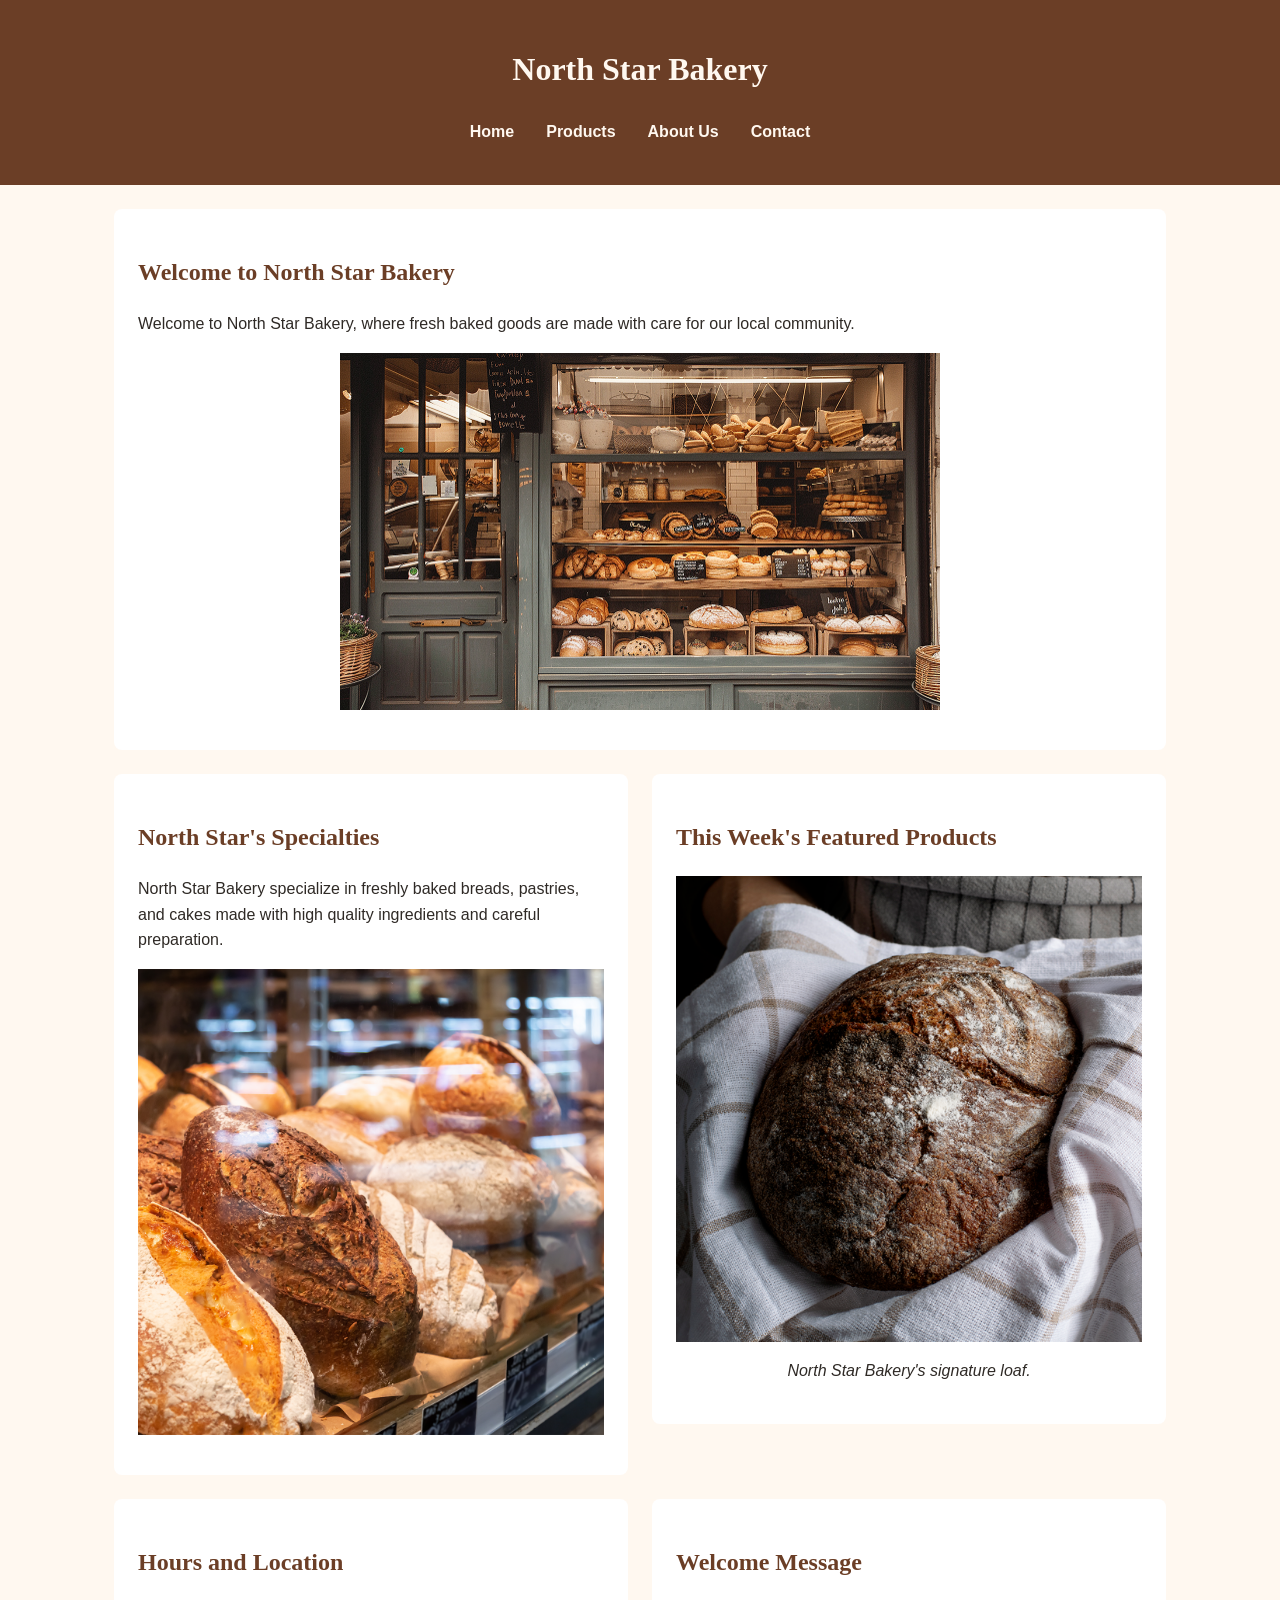
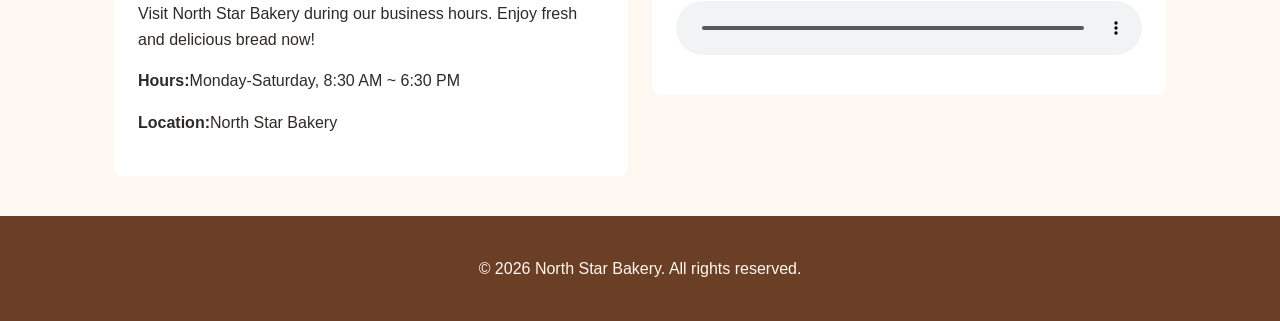
<file: index.html>
<!DOCTYPE html>
<html lang="en">
<head>
    <meta charset="UTF-8">
    <meta name="viewport" content="width=device-width, initial-scale=1.0">
    <title>North Star Bakery - Home</title>
    <link rel="stylesheet" href="style.css">
</head>
<body>
 <header>
    <h1>North Star Bakery</h1>
    <nav>
        <ul>
            <li><a href="index.html">Home</a></li>
            <li><a href="products.html">Products</a></li>
            <li><a href="about.html">About Us</a></li>
            <li><a href="contact.html">Contact</a></li>
        </ul>
    </nav>
 </header>
 <main>
   <section>
    <h2>Welcome to North Star Bakery</h2>
    <p>
      Welcome to North Star Bakery, where fresh baked goods are made
                with care for our local community.
    </p>
    <img src="media/bakery-storefront_c.png" 
    alt="Front view of North Star Bakery">
   </section>

  <section>
  <h2>North Star's Specialties</h2>
  <p>
  North Star Bakery specialize in freshly baked breads, pastries, and cakes made with
  high quality ingredients and careful preparation.
  </p>
  <img src="media/bakery-bread_c.png" alt="Fresh Delicious Bread"> 

  </section>

 
  <section>
   <h2>This Week's Featured Products</h2>
   <figure>
    <img src="media/bakery-signature-loaf_c.png" alt="Bakery signature loaf">
    <figcaption>North Star Bakery's signature loaf.</figcaption>
  </figure>
  </section>


  <section>
   <h2>Hours and Location</h2>
   <p>
    Visit North Star Bakery during our business hours.
    Enjoy fresh and delicious bread now!
   </p>

   <p>
    <strong>Hours:</strong>Monday-Saturday, 8:30 AM ~ 6:30 PM
   </p>
  
   <p>
    <strong>Location:</strong>North Star Bakery
   </p>  
  </section>


<section>
  <h2>Welcome Message</h2>
  <audio controls>
    <source src="media/bakery-welcome_c.mp3" type="audio/mpeg">
     Your browser does not support the audio element.
  </audio>
</section>

 </main>
  <footer>
      <p>&copy; 2026 North Star Bakery. All rights reserved.</p>
  </footer>
    
</body>
</html>
</file>
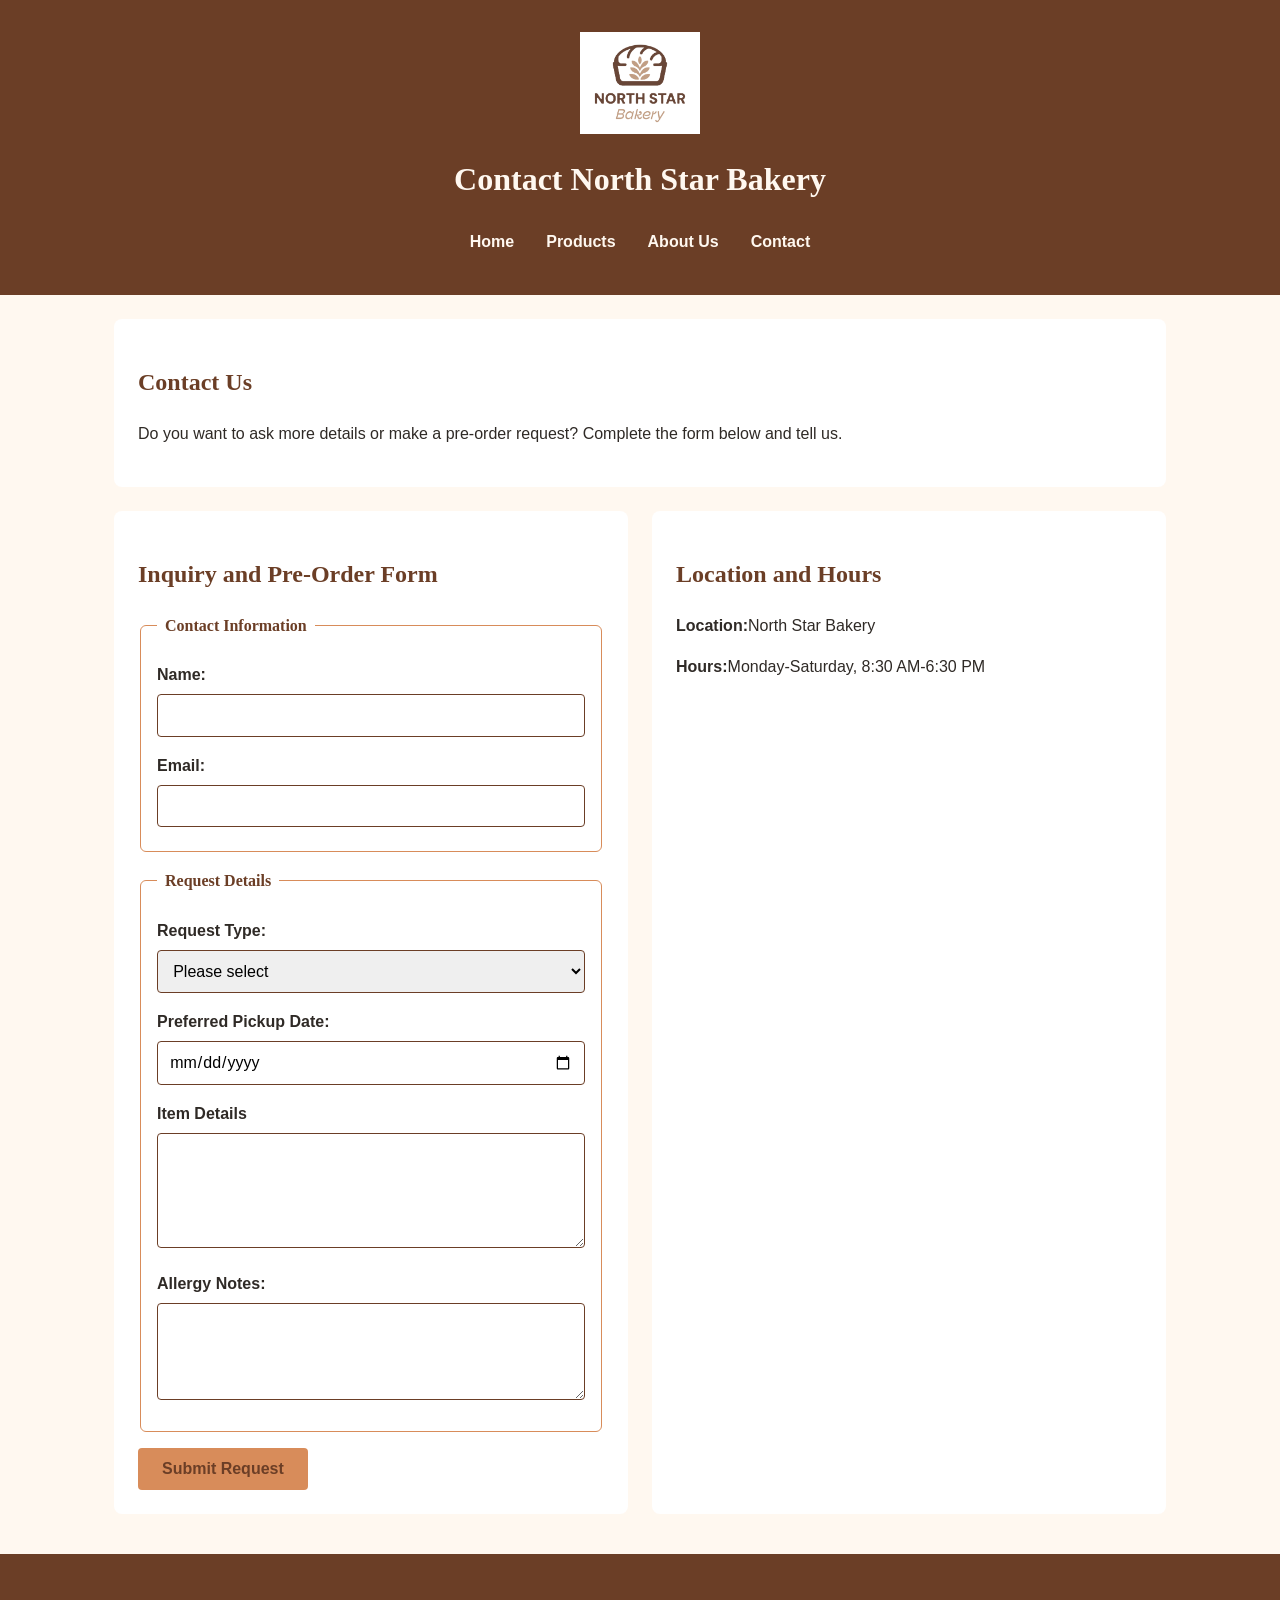
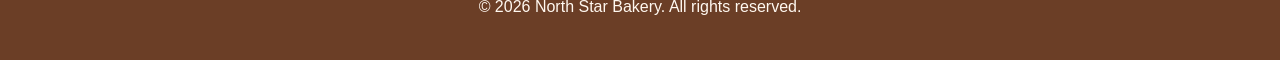
<file: contact.html>
<!DOCTYPE html>
<html lang="en">
<head>
    <meta charset="UTF-8">
    <meta name="viewport" content="width=device-width, initial-scale=1.0">
    <title>North Star Bakery - Contact</title>
    <link rel="stylesheet" href="style.css">
</head>
<body>
    <header>
     <img src="media/bakery-logo_c.png" alt="North Star Bakery logo">
     <h1>Contact North Star Bakery</h1>
     <nav>
        <ul>
            <li><a href="index.html">Home</a></li>
            <li><a href="products.html">Products</a></li>
            <li><a href="about.html">About Us</a></li>
               <li><a href="contact.html">Contact</a></li>
        </ul>
    </nav>
    </header>
     <main class="contact-page">
        <section>
            <h2>Contact Us</h2>
            <p>
             Do you want to ask more details or make a 
             pre-order request? Complete the form below 
             and tell us. 
            </p>
        </section>

         <section>
           <h2>Inquiry and Pre-Order Form</h2>
           <form action="#" method="post" novalidate>
             <fieldset>
               <legend>Contact Information</legend>
               <label for="name">Name:</label>
               <input type="text" id="name" name="name" required>
               <br><br>
               <label for="email">Email:</label>
               <input type="email" id="email" name="email" required>
             </fieldset> 
             <br>
           <fieldset>
              <legend>Request Details</legend>
               <label for="request-type">Request Type:</label>
                 <select name="request-type" id="request-type" required>
                    <option value="">Please select</option>
                    <option value="inquiry">Product Inquiry</option>
                    <option value="pre-order">Pre-Order Request</option>
                 </select>
                 <br> <br>
                 <label for="pickup-date">Preferred Pickup Date:</label>
                 <input type="date"
                     id="pickup-date"
                     name="pickup-date"
                     required>
              <br><br>

              <label for="item-details">Item Details</label>
            <textarea name="item-details" id="item-details" rows="5" required></textarea>

              <br><br>
           <label for="allergy-notes">Allergy Notes:</label>
              <textarea name="allergy-notes" 
                        id="allergy-notes"
                        rows="4"></textarea>
           </fieldset>
            <br>
            <button type="submit">Submit Request</button>
           </form>
         </section>
         
         <section>
            <h2>Location and Hours</h2>

            <p>
              <strong>Location:</strong>North Star Bakery
            </p>

            <p>
              <strong>Hours:</strong>Monday-Saturday, 8:30 AM-6:30 PM
            </p>
         </section>
     </main>
     
   <footer>
        <p>&copy; 2026 North Star Bakery. All rights reserved.</p>
    </footer>
    <script src="script.js"></script>
</body>
</html>
</file>
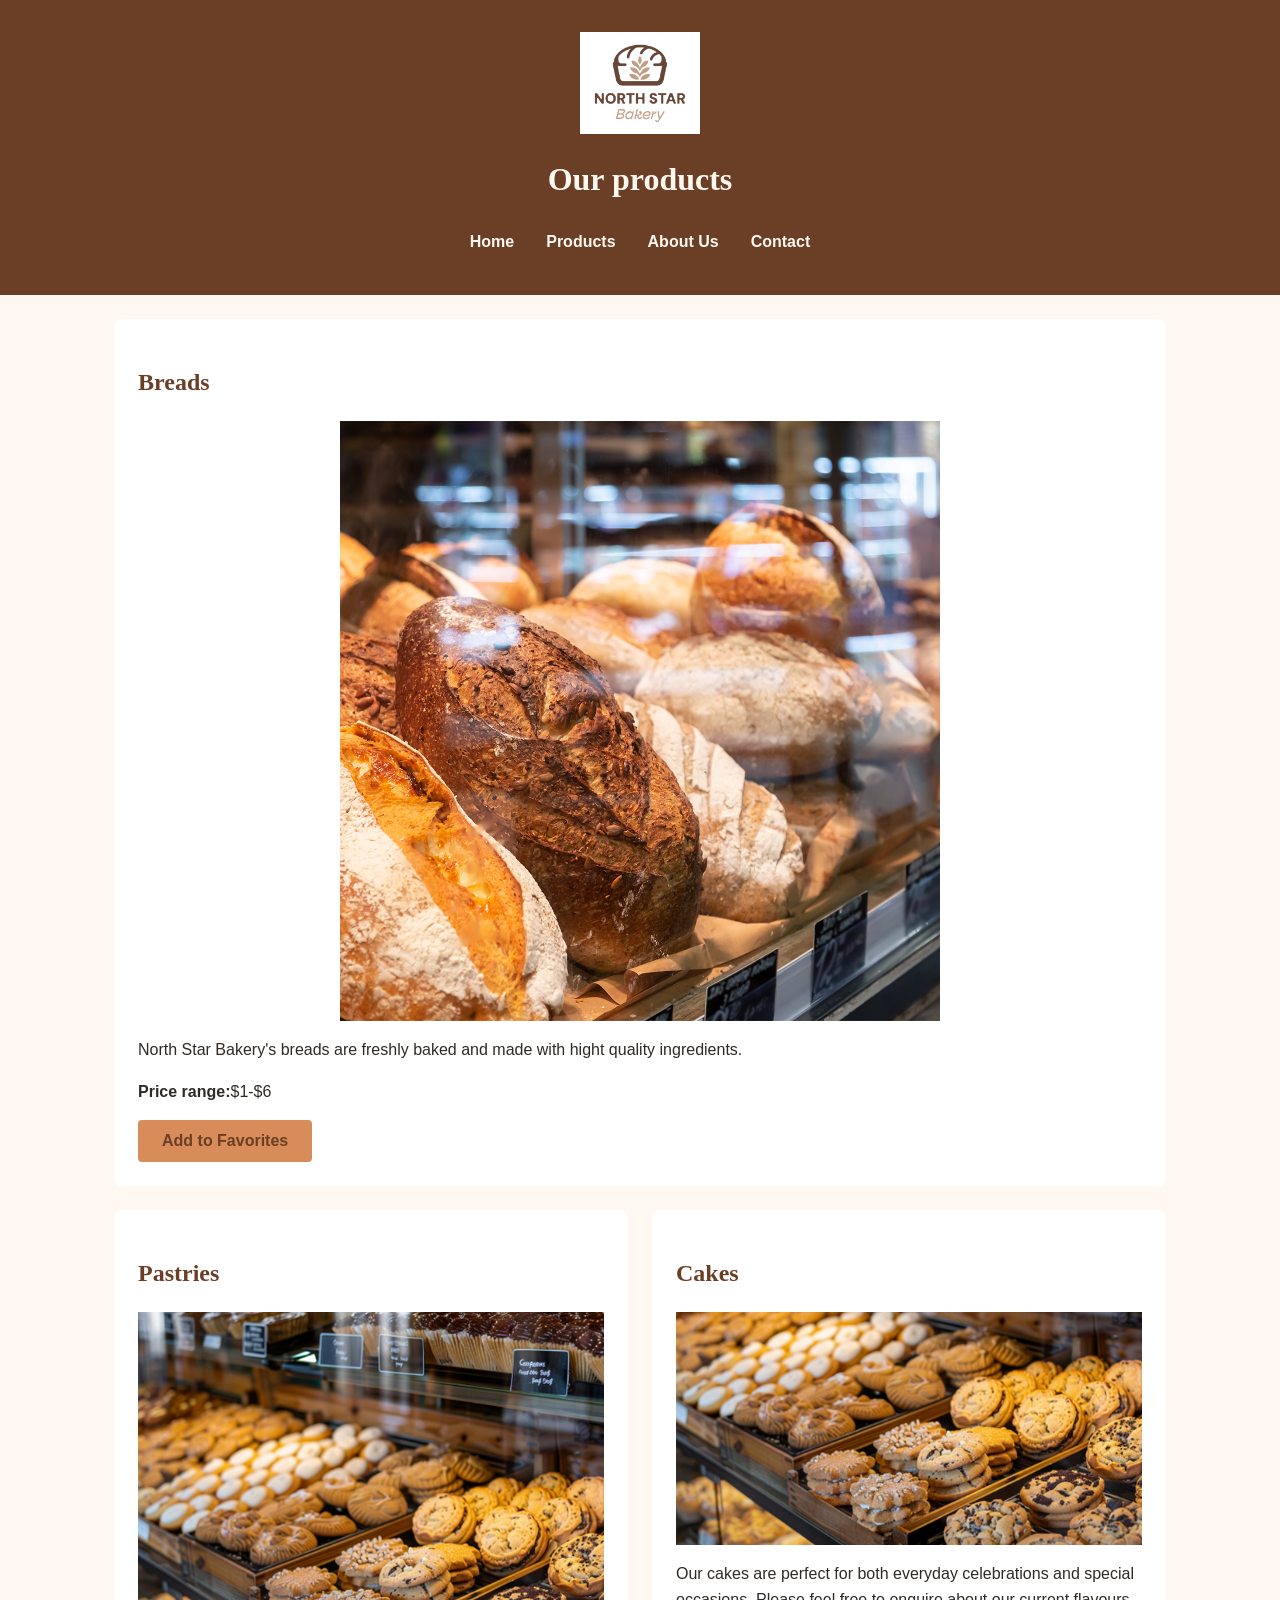
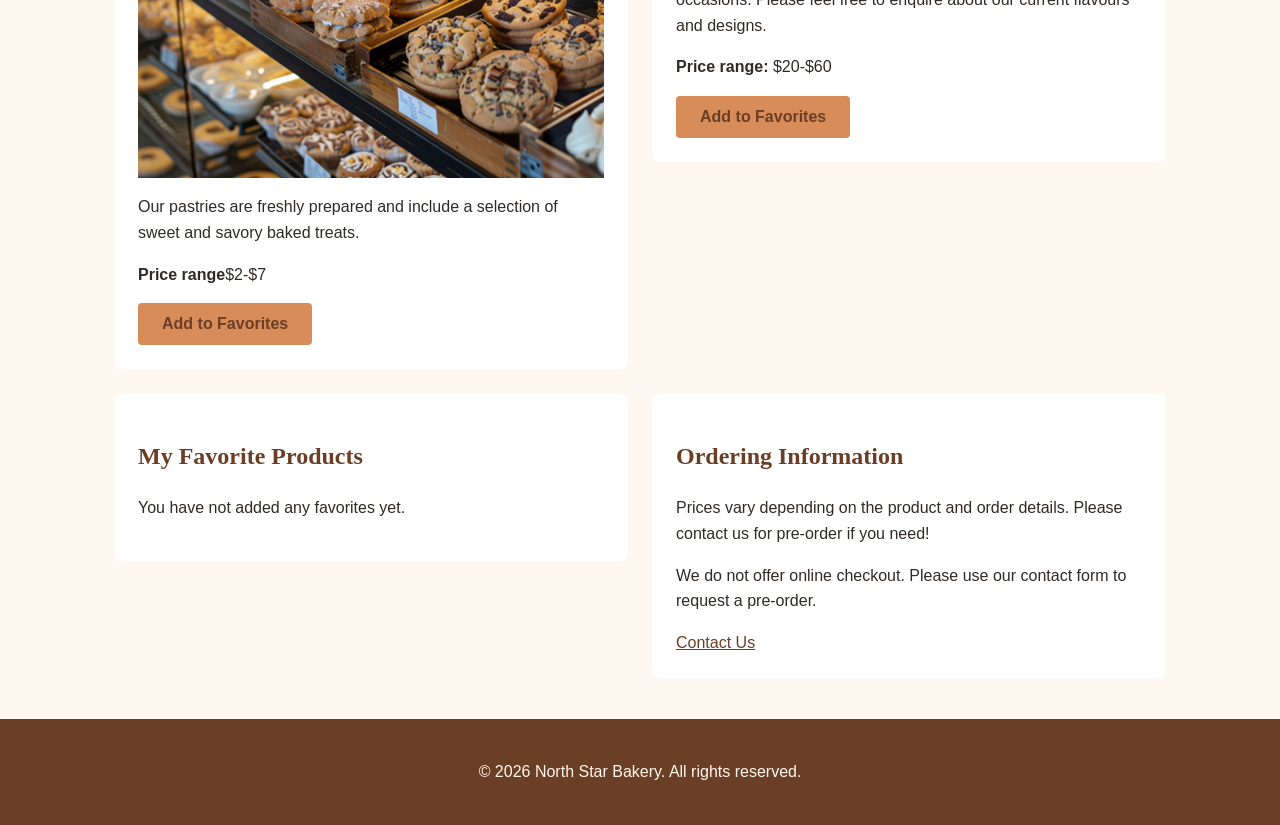
<file: products.html>
<!DOCTYPE html>
<html lang="en">
<head>
    <meta charset="UTF-8">
    <meta name="viewport" content="width=device-width, initial-scale=1.0">
    <title>North Star Bakery - Products</title>
    <link rel="stylesheet" href="style.css">
</head>

<body>
 <header>
    <img src="media/bakery-logo_c.png" alt="logo">
    <h1>Our products</h1>
    <nav>
        <ul>
            <li><a href="index.html">Home</a></li>
            <li><a href="products.html">Products</a></li>
            <li><a href="about.html">About Us</a></li>
            <li><a href="contact.html">Contact</a></li>
        </ul>
    </nav>
 </header>
    <main>
      <section>
        <h2>Breads</h2>
        <img src="media/bakery-bread_c.png" alt="Bakery Bread"> 
     <p>
        North Star Bakery's breads are freshly baked and made with hight quality ingredients.
     </p>

     <p><strong>Price range:</strong>$1-$6</p>
           <button type="button" class="favorite-button" data-product="Breads">
              Add to Favorites
           </button>
      </section>

       <section>

        <h2>Pastries</h2>
        <img src="media/bakery-feature-small_c.png" alt="Bakery Pastries"> 
         <p>
           Our pastries are freshly prepared and include a selection of 
           sweet and savory baked treats.
         </p>
       
         <p><strong>Price range</strong>$2-$7</p>
        <button type="button" class="favorite-button" data-product="Pastries">
                 Add to Favorites
        </button>
       </section>


   <section>
     <h2>Cakes</h2>
     <picture>
         <source media="(min-width: 800px)"
            srcset="media/bakery-feature-large_c.png">

         <img src="media/bakery-feature-small_c.png"
            alt="Featured cake from North Star Bakery">
         </picture>

     <p> Our cakes are perfect for both everyday celebrations and special
      occasions. Please feel free to enquire about our current flavours and designs.</p>
     <p><strong>Price range:</strong> $20-$60</p>
      <button type="button" class="favorite-button" data-product="Cakes">
          Add to Favorites
      </button>
   </section>
   <section>
    <h2>My Favorite Products</h2>
    <p id="favorite-message">You have not added any favorites yet.</p>
    <ul id="favorite-list"></ul>
    </section>
    

    <section>
        <h2>Ordering Information</h2>
        <p>
            Prices vary depending on the product and order details. 
            Please contact us for pre-order if you need!
        </p>
        <p>
           We do not offer online checkout. Please use our contact form 
           to request a pre-order.  
        </p>
        <a href="contact.html">Contact Us</a>
    </section>
    </main>
     <footer>
        <p>&copy; 2026 North Star Bakery. All rights reserved.</p>
    </footer>
     <script src="script.js"></script>
</body>
</html>
<!--Correction1-->
</file>
<file: style.css>
:root {
    --cream: #FFF8F0;
    --brown: #6B3E26;
    --peach: #D88C5A;
    --charcoal: #2F2A26;
}

* {
    box-sizing: border-box;
}

body {
    margin: 0;
    background-color: var(--cream);
    color: var(--charcoal);
    font-family: Arial, sans-serif;
    line-height: 1.6;
}

header {
    background-color: var(--brown);
    color: var(--cream);
    padding: 1.5rem;
    text-align: center;
}

header img {
    width: 120px;
    max-width: 100%;
    height: auto;
}

h1,
h2 {
    font-family: Georgia, serif;
}

h1 {
    margin: 0.75rem 0;
    font-size: 2rem;
}

h2 {
    color: var(--brown);
    font-size: 1.5rem;
}

nav ul {
    display: flex;
    flex-direction: column;
    gap: 0.5rem;
    list-style: none;
    margin: 1rem 0 0;
    padding: 0;
}

nav a {
    display: block;
    padding: 0.5rem;
    color: var(--cream);
    text-decoration: none;
    font-weight: bold;
}

nav a:hover {
    background-color: var(--peach);
}

main {
    display: flex;
    flex-direction: column;
    gap: 1.5rem;
    width: 100%;
    max-width: 1100px;
    margin: 0 auto;
    padding: 1.5rem;
}

section {
    padding: 1.5rem;
    background-color: white;
    border-radius: 8px;
}

section img {
    display: block;
    width: 100%;
    max-width: 600px;
    height: auto;
    margin: 1rem auto;
}

figure {
    margin: 1rem 0;
    text-align: center;
}

figcaption {
    font-style: italic;
    margin-top: 0.5rem;
}

audio,
video {
    display: block;
    width: 100%;
    max-width: 700px;
    margin: 1rem auto;
}

form {
    width: 100%;
}

fieldset {
    margin-bottom: 1.5rem;
    padding: 1rem;
    border: 1px solid var(--peach);
    border-radius: 6px;
}

legend {
    padding: 0 0.5rem;
    color: var(--brown);
    font-family: Georgia, serif;
    font-weight: bold;
}

label {
    display: block;
    margin-bottom: 0.4rem;
    font-weight: bold;
}

input,
select,
textarea {
    width: 100%;
    padding: 0.7rem;
    margin-bottom: 1rem;
    border: 1px solid var(--brown);
    border-radius: 4px;
    font-family: Arial, sans-serif;
    font-size: 1rem;
}

textarea {
    resize: vertical;
}

button {
    padding: 0.75rem 1.5rem;
    border: none;
    border-radius: 4px;
    background-color: var(--peach);
    color: var(--brown);
    font-weight: bold;
    font-size: 1rem;
    cursor: pointer;
}

button:hover {
    background-color: var(--brown);
    color: var(--cream);
}

a {
    color: var(--brown);
}

footer {
    margin-top: 1rem;
    padding: 1.5rem;
    background-color: var(--brown);
    color: var(--cream);
    text-align: center;
}

@media (min-width: 768px) {
    header {
        padding: 2rem;
    }

    nav ul {
        flex-direction: row;
        justify-content: center;
        gap: 1rem;
    }

    main {
        flex-direction: row;
        flex-wrap: wrap;
        align-items: flex-start;
    }

    main > section {
        flex: 1 1 45%;
    }

    main > section:first-child {
        flex-basis: 100%;
    }
}

.contact-page {
    align-items: stretch;
}

.contact-page > section {
    flex: 1 1 45%;
}

.contact-page > section:first-child {
    flex-basis: 100%;
}

.contact-page form br {
    display: none;
}

.contact-page fieldset {
    margin-bottom: 1rem;
}

.contact-page label {
    margin-top: 0.5rem;
}

.contact-page input,
.contact-page select,
.contact-page textarea {
    margin-bottom: 0.5rem;
    max-width: 500px;
}

.contact-page > section:last-child {
    min-height: 300px;
}
</file>
